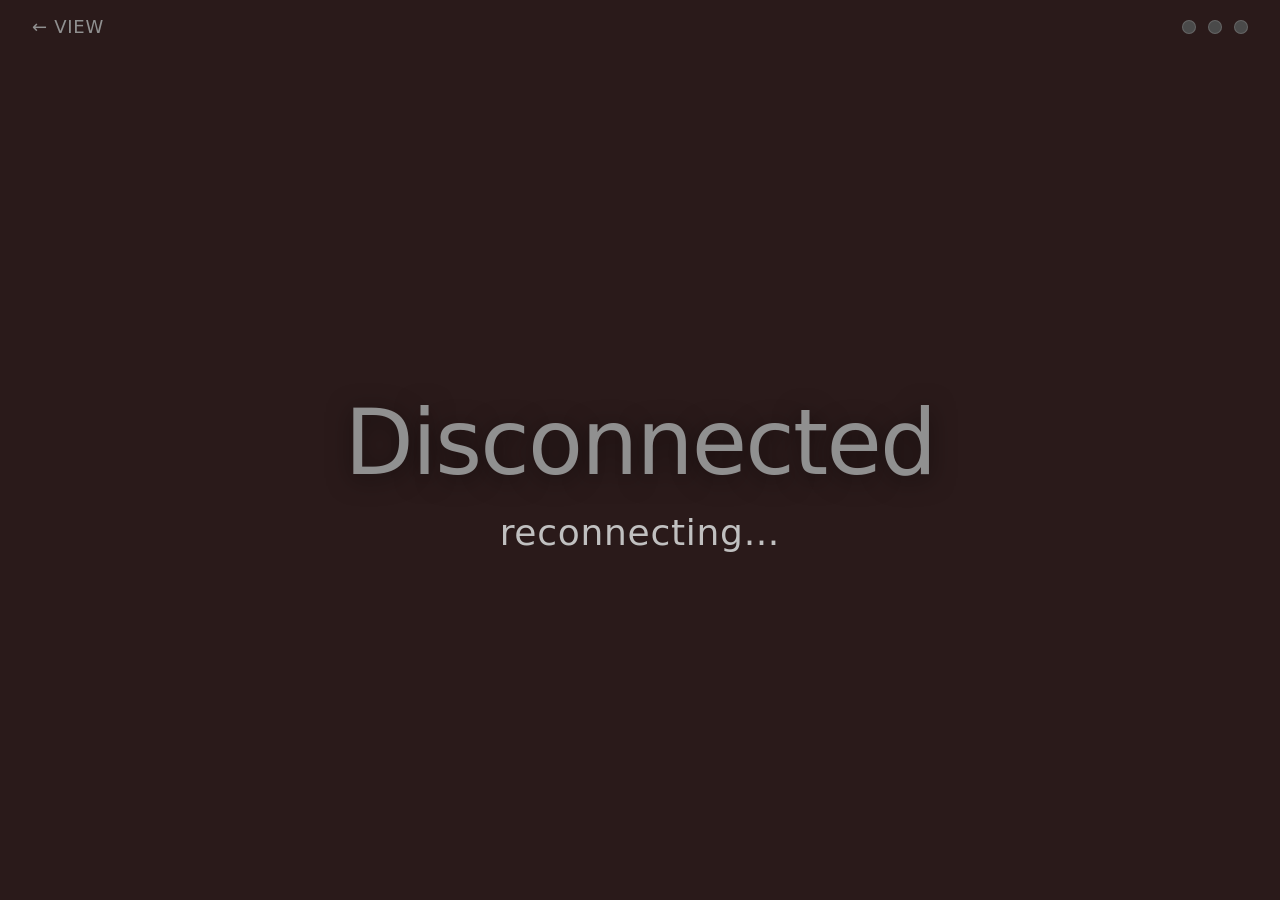
<file: src/arrowlab/dashboard/static/shoot.html>
<!DOCTYPE html>
<html lang="en">
<head>
<meta charset="utf-8">
<meta name="viewport" content="width=device-width, initial-scale=1">
<title>ArrowLab — Shooter</title>
<style>
  :root {
    --bg-disarmed: #1a1a1a;
    --bg-ready: #0a2540;
    --bg-rejected: #8b0000;
    --bg-uploading: #c75c1f;
    --bg-result: #1f7a3a;
    --bg-failed: #6b1818;
    --bg-offline: #2a1a1a;
    --fg-bright: #ffffff;
    --fg-dim: #c0c0c0;
    --fg-subtle: #909090;
  }
  * { box-sizing: border-box; margin: 0; padding: 0; }
  html, body { height: 100%; }
  body {
    font-family: -apple-system, BlinkMacSystemFont, "Segoe UI", system-ui, sans-serif;
    background: #000;
    color: var(--fg-bright);
    overflow: hidden;
    cursor: none;  /* hide cursor when in shooter view */
  }
  body:hover { cursor: default; }

  .stage {
    position: fixed;
    top: 0; left: 0; right: 0; bottom: 0;
    display: flex;
    flex-direction: column;
    transition: background-color 250ms ease;
  }
  .topstrip {
    display: flex;
    justify-content: space-between;
    align-items: center;
    padding: 16px 32px;
    font-size: 18px;
    color: var(--fg-subtle);
    letter-spacing: 0.04em;
    text-transform: uppercase;
  }
  .topstrip a {
    color: var(--fg-subtle);
    text-decoration: none;
  }
  .topstrip a:hover { color: var(--fg-bright); }
  .topstrip .session {
    font-variant-numeric: tabular-nums;
  }
  .topstrip .bulbs {
    display: flex;
    gap: 12px;
    align-items: center;
  }
  .bulb {
    width: 14px; height: 14px;
    border-radius: 50%;
    background: #4a4a4a;
    box-shadow: inset 0 0 0 1px rgba(255,255,255,0.15);
  }
  .bulb.ok { background: #43c560; box-shadow: 0 0 8px #43c560; }
  .bulb.warn { background: #e8c547; box-shadow: 0 0 8px #e8c547; }
  .bulb.bad { background: #d04545; box-shadow: 0 0 8px #d04545; }

  .center {
    flex: 1;
    display: flex;
    flex-direction: column;
    align-items: center;
    justify-content: center;
    padding: 24px;
    text-align: center;
  }
  .headline {
    font-size: 22vh;
    font-weight: 900;
    line-height: 0.95;
    letter-spacing: -0.02em;
    text-shadow: 0 4px 24px rgba(0,0,0,0.5);
  }
  .sub {
    font-size: 4vh;
    margin-top: 3vh;
    color: var(--fg-dim);
    font-weight: 500;
    letter-spacing: 0.02em;
  }
  .stats {
    margin-top: 5vh;
    display: flex;
    gap: 8vw;
    font-variant-numeric: tabular-nums;
  }
  .stats .stat {
    display: flex;
    flex-direction: column;
    align-items: center;
  }
  .stats .stat-val {
    font-size: 6vh;
    font-weight: 700;
  }
  .stats .stat-label {
    font-size: 2.2vh;
    color: var(--fg-subtle);
    text-transform: uppercase;
    letter-spacing: 0.1em;
    margin-top: 0.5vh;
  }

  .stage[data-state="offline"]  { background: var(--bg-offline); }
  .stage[data-state="offline"] .headline { color: var(--fg-subtle); font-weight: 400; font-size: 10vh; }
  .stage[data-state="disarmed"] { background: var(--bg-disarmed); }
  .stage[data-state="disarmed"] .headline { color: var(--fg-subtle); font-weight: 400; font-size: 12vh; }
  .stage[data-state="ready"]    { background: var(--bg-ready); }
  .stage[data-state="ready"] .headline { animation: subtle-pulse 1.6s ease-in-out infinite; }
  .stage[data-state="rejected"] {
    background: var(--bg-rejected);
    animation: rejected-flash 400ms ease-out;
  }
  .stage[data-state="rejected"] .headline { color: #ffe4e4; }
  .stage[data-state="uploading"] { background: var(--bg-uploading); }
  .stage[data-state="uploading"] .headline { animation: subtle-pulse 1s ease-in-out infinite; }
  .stage[data-state="result"] {
    background: var(--bg-result);
    animation: result-flash 300ms ease-out;
  }
  .stage[data-state="result"] .headline { color: #d8ffe4; }
  .stage[data-state="failed"]   { background: var(--bg-failed); }
  .stage[data-state="failed"] .headline { color: #ffe4e4; }

  @keyframes subtle-pulse {
    0%, 100% { opacity: 1; }
    50% { opacity: 0.78; }
  }
  @keyframes rejected-flash {
    0% { background: #ff4040; }
    100% { background: var(--bg-rejected); }
  }
  @keyframes result-flash {
    0% { background: #4ce070; }
    100% { background: var(--bg-result); }
  }
</style>
</head>
<body>

<div class="stage" data-state="offline" id="stage">
  <div class="topstrip">
    <div class="session" id="topL"><a href="/view">← view</a></div>
    <div class="bulbs" id="topR">
      <div class="bulb" id="bPhone" title="phone connected"></div>
      <div class="bulb" id="bSession" title="session active"></div>
      <div class="bulb" id="bAnnot" title="annotation ready"></div>
    </div>
  </div>
  <div class="center">
    <div class="headline" id="headline">Connecting…</div>
    <div class="sub" id="sub">awaiting server</div>
    <div class="stats" id="stats" style="display:none">
      <div class="stat"><div class="stat-val" id="statA">—</div><div class="stat-label" id="statLA">—</div></div>
      <div class="stat"><div class="stat-val" id="statB">—</div><div class="stat-label" id="statLB">—</div></div>
    </div>
  </div>
</div>

<script>
const stage = document.getElementById('stage');
const headline = document.getElementById('headline');
const sub = document.getElementById('sub');
const stats = document.getElementById('stats');
const statA = document.getElementById('statA');
const statB = document.getElementById('statB');
const statLA = document.getElementById('statLA');
const statLB = document.getElementById('statLB');
const topL = document.getElementById('topL');
const bPhone = document.getElementById('bPhone');
const bSession = document.getElementById('bSession');
const bAnnot = document.getElementById('bAnnot');

let session = { id: null, shotCount: 0, phone: false, active: false, annot: false };
let armed = false;
let lastSims = { release: null, impact: null };
let revertTimer = null;

function setBulbs() {
  bPhone.className = 'bulb ' + (session.phone ? 'ok' : 'bad');
  bSession.className = 'bulb ' + (session.active ? 'ok' : 'bad');
  bAnnot.className = 'bulb ' + (session.annot ? 'ok' : 'warn');
}

function topstripText(extraShot) {
  const parts = [];
  if (session.id) parts.push(session.id);
  const n = extraShot != null ? extraShot : session.shotCount;
  parts.push(`SHOT ${n}`);
  topL.innerHTML = `<a href="/view">← view</a> · ${parts.join(' · ')}`;
}

function setState(s, opts = {}) {
  if (revertTimer) { clearTimeout(revertTimer); revertTimer = null; }
  stage.dataset.state = s;
  headline.textContent = opts.head || '';
  sub.textContent = opts.sub || '';
  if (opts.statsShow) {
    stats.style.display = '';
    statA.textContent = opts.statA;
    statLA.textContent = opts.labelA;
    statB.textContent = opts.statB;
    statLB.textContent = opts.labelB;
  } else {
    stats.style.display = 'none';
  }
  if (opts.revertMs) {
    revertTimer = setTimeout(() => goIdle(), opts.revertMs);
  }
}

function goIdle() {
  if (!session.active) {
    setState('offline', { head: 'No session', sub: 'start one in /view' });
    return;
  }
  if (armed) {
    setState('ready', { head: 'FIRE', sub: 'armed — waiting for release' });
  } else {
    setState('disarmed', { head: 'Press SHOT to arm', sub: `${session.id || ''} · ${session.shotCount} shots` });
  }
}

// ===== WS =====
let ws = null;
let reconnectMs = 1000;

function connect() {
  ws = new WebSocket((location.protocol === 'https:' ? 'wss://' : 'ws://') + location.host + '/ws/view');
  ws.onopen = () => { reconnectMs = 1000; };
  ws.onmessage = (e) => {
    let msg; try { msg = JSON.parse(e.data); } catch { return; }
    handle(msg);
  };
  ws.onclose = () => {
    setState('offline', { head: 'Disconnected', sub: 'reconnecting…' });
    setTimeout(connect, reconnectMs);
    reconnectMs = Math.min(reconnectMs * 2, 8000);
  };
  ws.onerror = () => { try { ws.close(); } catch {} };
}

function handle(msg) {
  if (msg.type === 'state') {
    session.id = msg.session_id;
    session.active = !!msg.active;
    session.phone = !!msg.phone_connected;
    session.annot = !!msg.has_annotation;
    session.shotCount = msg.shot_count || 0;
    setBulbs();
    topstripText();
    if (stage.dataset.state === 'offline' || stage.dataset.state === 'disarmed' || stage.dataset.state === 'ready') {
      goIdle();
    }
  } else if (msg.type === 'armed') {
    armed = true;
    goIdle();
  } else if (msg.type === 'disarmed') {
    armed = false;
    goIdle();
  } else if (msg.type === 'sound_match_result') {
    lastSims.release = msg.release_sim;
    lastSims.impact = msg.impact_sim;
    if (msg.accept) return;  // wait for shot_uploaded
    const r = fmt(msg.release_sim);
    const i = fmt(msg.impact_sim);
    setState('rejected', {
      head: 'Rejected',
      sub: 'sound did not match release/impact template',
      statsShow: true,
      statA: r, labelA: 'release sim',
      statB: i, labelB: 'impact sim',
      revertMs: 2200,
    });
  } else if (msg.type === 'shot_uploaded') {
    topstripText(msg.shot);
    const showSims = lastSims.release != null && lastSims.impact != null;
    setState('uploading', {
      head: `Shot ${msg.shot}`,
      sub: 'processing…',
      statsShow: showSims,
      statA: showSims ? fmt(lastSims.release) : '',
      labelA: 'release sim',
      statB: showSims ? fmt(lastSims.impact) : '',
      labelB: 'impact sim',
    });
  } else if (msg.type === 'shot_ready') {
    const shot = msg.shot;
    // Pull stats from msg.trajectory if present
    const t = msg.trajectory || {};
    const speed = t.speed_audio_ms;
    const flightS = (t.audio_release_s != null && t.audio_impact_s != null)
      ? (t.audio_impact_s - t.audio_release_s) : null;
    const haveSpeed = speed != null && isFinite(speed);
    const haveFlight = flightS != null && isFinite(flightS);
    setState('result', {
      head: `✓ Shot ${shot}`,
      sub: `${t.detections_kept ?? '?'} detections`,
      statsShow: haveSpeed || haveFlight,
      statA: haveSpeed ? speed.toFixed(1) : '—',
      labelA: 'm/s',
      statB: haveFlight ? Math.round(flightS * 1000) : '—',
      labelB: 'ms flight',
      revertMs: 2200,
    });
    session.shotCount = Math.max(session.shotCount, shot);
  } else if (msg.type === 'shot_failed') {
    setState('failed', {
      head: `✗ Shot ${msg.shot}`,
      sub: msg.reason || 'failed — check corridor / annotation',
      revertMs: 2500,
    });
  }
}

function fmt(v) { return v == null ? '—' : Number(v).toFixed(2); }

// Optional: keyboard shortcut for fullscreen
document.addEventListener('keydown', (e) => {
  if (e.key === 'f' || e.key === 'F') {
    if (!document.fullscreenElement) document.documentElement.requestFullscreen();
    else document.exitFullscreen();
  }
});

connect();
</script>

</body>
</html>
</file>
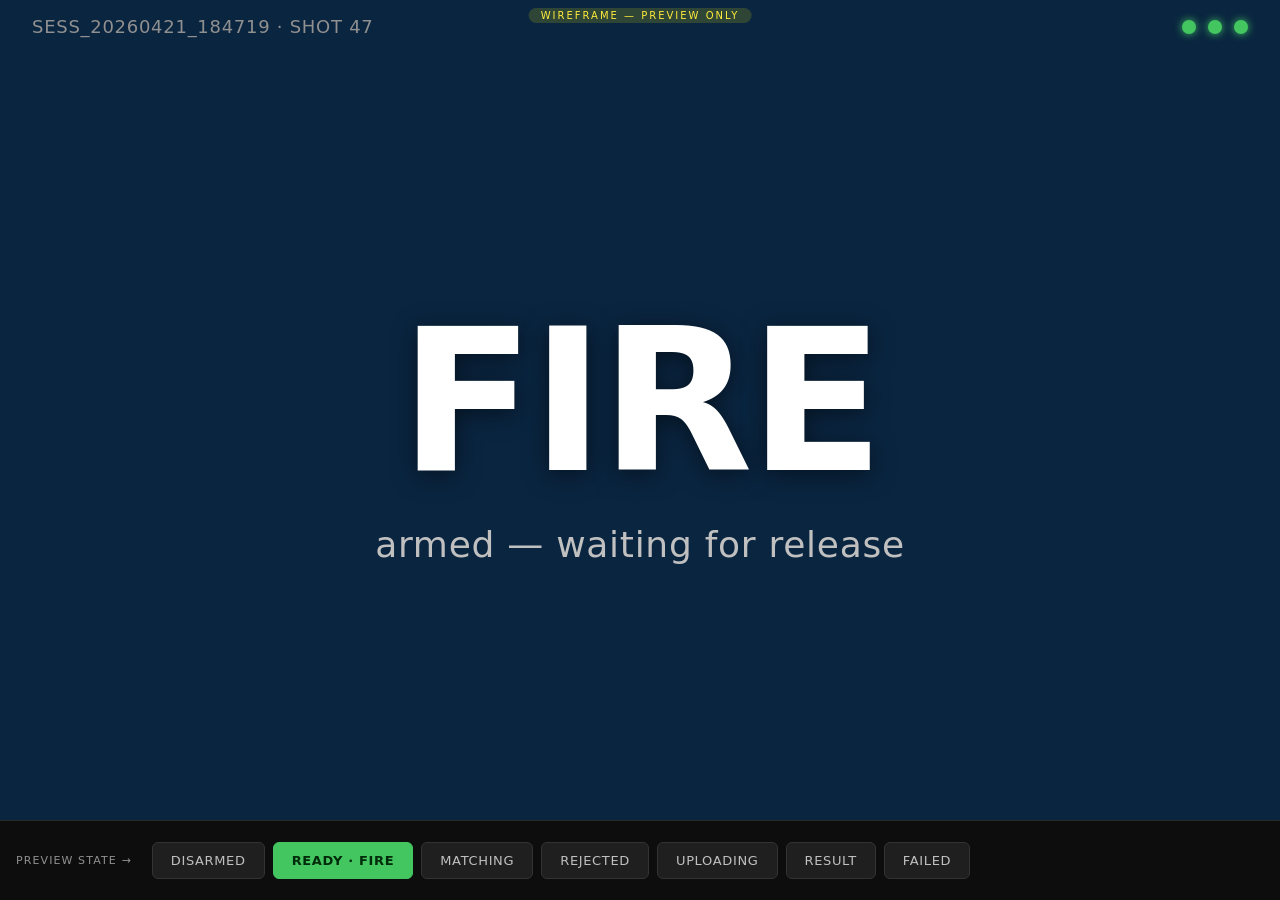
<file: src/arrowlab/dashboard/static/shoot_wireframe.html>
<!DOCTYPE html>
<html lang="en">
<head>
<meta charset="utf-8">
<meta name="viewport" content="width=device-width, initial-scale=1">
<title>ArrowLab — Shooter View Wireframe</title>
<style>
  :root {
    --bg-disarmed: #1a1a1a;
    --bg-ready: #0a2540;
    --bg-matching: #b58900;
    --bg-rejected: #8b0000;
    --bg-uploading: #c75c1f;
    --bg-result: #1f7a3a;
    --bg-failed: #6b1818;
    --fg-bright: #ffffff;
    --fg-dim: #c0c0c0;
    --fg-subtle: #909090;
  }
  * { box-sizing: border-box; margin: 0; padding: 0; }
  html, body { height: 100%; }
  body {
    font-family: -apple-system, BlinkMacSystemFont, "Segoe UI", system-ui, sans-serif;
    background: #000;
    color: var(--fg-bright);
    overflow: hidden;
  }

  /* ========= Main shooter panel ========= */
  .stage {
    position: fixed;
    top: 0; left: 0; right: 0; bottom: 80px;
    display: flex;
    flex-direction: column;
    transition: background-color 250ms ease;
  }
  /* Top strip: small persistent context */
  .topstrip {
    display: flex;
    justify-content: space-between;
    align-items: center;
    padding: 16px 32px;
    font-size: 18px;
    color: var(--fg-subtle);
    letter-spacing: 0.04em;
    text-transform: uppercase;
  }
  .topstrip .session {
    font-variant-numeric: tabular-nums;
  }
  .topstrip .bulbs {
    display: flex;
    gap: 12px;
    align-items: center;
  }
  .bulb {
    width: 14px; height: 14px;
    border-radius: 50%;
    background: #4a4a4a;
    box-shadow: inset 0 0 0 1px rgba(255,255,255,0.15);
  }
  .bulb.ok { background: #43c560; box-shadow: 0 0 8px #43c560; }
  .bulb.warn { background: #e8c547; box-shadow: 0 0 8px #e8c547; }
  .bulb.bad { background: #d04545; box-shadow: 0 0 8px #d04545; }

  /* Center: giant state */
  .center {
    flex: 1;
    display: flex;
    flex-direction: column;
    align-items: center;
    justify-content: center;
    padding: 24px;
    text-align: center;
  }
  .headline {
    font-size: 22vh;
    font-weight: 900;
    line-height: 0.95;
    letter-spacing: -0.02em;
    text-shadow: 0 4px 24px rgba(0,0,0,0.5);
  }
  .sub {
    font-size: 4vh;
    margin-top: 3vh;
    color: var(--fg-dim);
    font-weight: 500;
    letter-spacing: 0.02em;
  }
  .stats {
    margin-top: 5vh;
    display: flex;
    gap: 8vw;
    font-variant-numeric: tabular-nums;
  }
  .stats .stat {
    display: flex;
    flex-direction: column;
    align-items: center;
  }
  .stats .stat-val {
    font-size: 6vh;
    font-weight: 700;
  }
  .stats .stat-label {
    font-size: 2.2vh;
    color: var(--fg-subtle);
    text-transform: uppercase;
    letter-spacing: 0.1em;
    margin-top: 0.5vh;
  }

  /* State styles */
  .stage[data-state="disarmed"] {
    background: var(--bg-disarmed);
  }
  .stage[data-state="disarmed"] .headline {
    color: var(--fg-subtle);
    font-weight: 400;
    font-size: 12vh;
  }
  .stage[data-state="ready"] {
    background: var(--bg-ready);
  }
  .stage[data-state="ready"] .headline {
    color: var(--fg-bright);
    animation: subtle-pulse 1.6s ease-in-out infinite;
  }
  .stage[data-state="matching"] {
    background: var(--bg-matching);
  }
  .stage[data-state="matching"] .headline {
    color: #2a1f00;
  }
  .stage[data-state="matching"] .sub { color: #4a3500; }
  .stage[data-state="rejected"] {
    background: var(--bg-rejected);
    animation: rejected-flash 400ms ease-out;
  }
  .stage[data-state="rejected"] .headline {
    color: #ffe4e4;
  }
  .stage[data-state="uploading"] {
    background: var(--bg-uploading);
  }
  .stage[data-state="uploading"] .headline {
    animation: subtle-pulse 1s ease-in-out infinite;
  }
  .stage[data-state="result"] {
    background: var(--bg-result);
    animation: result-flash 300ms ease-out;
  }
  .stage[data-state="result"] .headline {
    color: #d8ffe4;
  }
  .stage[data-state="failed"] {
    background: var(--bg-failed);
  }
  .stage[data-state="failed"] .headline {
    color: #ffe4e4;
  }

  @keyframes subtle-pulse {
    0%, 100% { opacity: 1; }
    50% { opacity: 0.78; }
  }
  @keyframes rejected-flash {
    0% { background: #ff4040; }
    100% { background: var(--bg-rejected); }
  }
  @keyframes result-flash {
    0% { background: #4ce070; }
    100% { background: var(--bg-result); }
  }

  /* ========= State cycler (REMOVED in real version) ========= */
  .cycler {
    position: fixed;
    bottom: 0; left: 0; right: 0;
    height: 80px;
    background: #0d0d0d;
    border-top: 1px solid #2a2a2a;
    display: flex;
    align-items: center;
    gap: 8px;
    padding: 0 16px;
    overflow-x: auto;
    z-index: 10;
  }
  .cycler-label {
    color: var(--fg-subtle);
    font-size: 11px;
    letter-spacing: 0.1em;
    text-transform: uppercase;
    margin-right: 12px;
    flex-shrink: 0;
  }
  .cycler button {
    background: #1f1f1f;
    color: var(--fg-dim);
    border: 1px solid #333;
    border-radius: 6px;
    padding: 10px 18px;
    cursor: pointer;
    font-size: 13px;
    font-family: inherit;
    letter-spacing: 0.05em;
    text-transform: uppercase;
    flex-shrink: 0;
    transition: all 120ms;
  }
  .cycler button:hover {
    background: #2a2a2a;
    color: var(--fg-bright);
  }
  .cycler button.active {
    background: #43c560;
    color: #002b0a;
    border-color: #43c560;
    font-weight: 600;
  }
  .badge {
    position: fixed;
    top: 8px; left: 50%;
    transform: translateX(-50%);
    background: rgba(255,255,0,0.15);
    color: #ffeb3b;
    padding: 2px 12px;
    border-radius: 12px;
    font-size: 10px;
    letter-spacing: 0.2em;
    text-transform: uppercase;
    z-index: 5;
    pointer-events: none;
  }
</style>
</head>
<body>

<div class="badge">wireframe — preview only</div>

<div class="stage" data-state="ready" id="stage">
  <div class="topstrip">
    <div class="session" id="topL">SESS_20260421_184719 · SHOT 47</div>
    <div class="bulbs" id="topR">
      <div class="bulb ok" title="phone"></div>
      <div class="bulb ok" title="session"></div>
      <div class="bulb ok" title="annotation"></div>
    </div>
  </div>
  <div class="center">
    <div class="headline" id="headline">FIRE</div>
    <div class="sub" id="sub">armed — waiting for release</div>
    <div class="stats" id="stats" style="display:none">
      <div class="stat"><div class="stat-val" id="statA">—</div><div class="stat-label" id="statLA">—</div></div>
      <div class="stat"><div class="stat-val" id="statB">—</div><div class="stat-label" id="statLB">—</div></div>
    </div>
  </div>
</div>

<div class="cycler">
  <div class="cycler-label">preview state →</div>
  <button data-s="disarmed">DISARMED</button>
  <button data-s="ready" class="active">READY · FIRE</button>
  <button data-s="matching">MATCHING</button>
  <button data-s="rejected">REJECTED</button>
  <button data-s="uploading">UPLOADING</button>
  <button data-s="result">RESULT</button>
  <button data-s="failed">FAILED</button>
</div>

<script>
const stage = document.getElementById('stage');
const headline = document.getElementById('headline');
const sub = document.getElementById('sub');
const stats = document.getElementById('stats');
const statA = document.getElementById('statA');
const statB = document.getElementById('statB');
const statLA = document.getElementById('statLA');
const statLB = document.getElementById('statLB');

const presets = {
  disarmed: {
    head: 'Press SHOT to arm',
    sub:  'session sess_20260421_184719 · 5 shots so far',
    statsShow: false,
  },
  ready: {
    head: 'FIRE',
    sub:  'armed — waiting for release',
    statsShow: false,
  },
  matching: {
    head: 'Checking…',
    sub:  'sound match against template',
    statsShow: false,
  },
  rejected: {
    head: 'Rejected',
    sub:  'sound did not match release/impact template',
    statsShow: true,
    statA: '0.42', labelA: 'release sim',
    statB: '0.63', labelB: 'impact sim',
  },
  uploading: {
    head: 'Shot 47',
    sub:  'processing…',
    statsShow: true,
    statA: '0.91', labelA: 'release sim',
    statB: '0.88', labelB: 'impact sim',
  },
  result: {
    head: '✓ Shot 47',
    sub:  'tracked — 29 detections',
    statsShow: true,
    statA: '34.7', labelA: 'm/s',
    statB: '317', labelB: 'ms flight',
  },
  failed: {
    head: '✗ Shot 47',
    sub:  'no flight detected — check corridor',
    statsShow: false,
  },
};

function setState(s) {
  stage.dataset.state = s;
  const p = presets[s];
  headline.textContent = p.head;
  sub.textContent = p.sub;
  if (p.statsShow) {
    stats.style.display = '';
    statA.textContent = p.statA;
    statB.textContent = p.statB;
    statLA.textContent = p.labelA;
    statLB.textContent = p.labelB;
  } else {
    stats.style.display = 'none';
  }
  document.querySelectorAll('.cycler button').forEach(b => {
    b.classList.toggle('active', b.dataset.s === s);
  });
}

document.querySelectorAll('.cycler button').forEach(btn => {
  btn.addEventListener('click', () => setState(btn.dataset.s));
});

// Keyboard: number keys 1-7
const order = ['disarmed','ready','matching','rejected','uploading','result','failed'];
document.addEventListener('keydown', (e) => {
  const i = parseInt(e.key, 10);
  if (!isNaN(i) && i >= 1 && i <= order.length) setState(order[i-1]);
});
</script>

</body>
</html>
</file>
